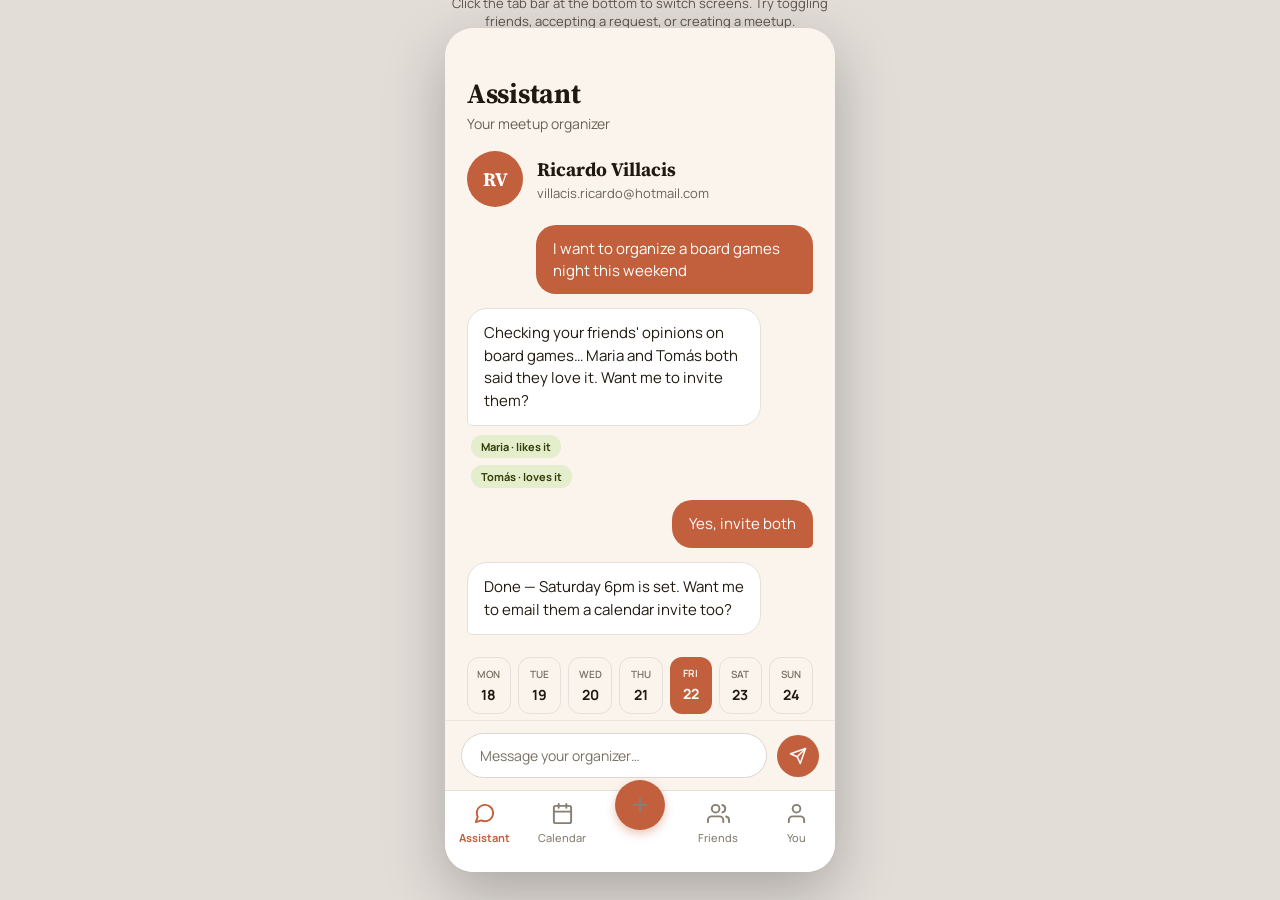
<file: design/prototype.html>
<!doctype html>
<html>
<head>
<meta charset="utf-8">
<title>Friends Planner — Prototype</title>
<link rel="stylesheet" href="https://fonts.googleapis.com/css2?family=Source+Serif+4:wght@600;700&family=Manrope:wght@400;500;600;700&display=swap">
<style>
  * { box-sizing: border-box; }
  html, body {
    margin: 0;
    height: 100%;
    background: oklch(0.9 0.01 75);
    display: flex;
    align-items: center;
    justify-content: center;
    font-family: 'Manrope', sans-serif;
  }
  .phone {
    width: 390px;
    height: 844px;
    background: oklch(0.97 0.012 75);
    color: oklch(0.22 0.02 75);
    display: flex;
    flex-direction: column;
    overflow: hidden;
    position: relative;
    border-radius: 28px;
    box-shadow: 0 20px 60px rgba(0,0,0,0.25);
  }
  .top-space { height: 50px; flex-shrink: 0; }
  .header { padding: 0 22px 18px 22px; flex-shrink: 0; }
  .title { font-family: 'Source Serif 4', serif; font-weight: 700; font-size: 28px; line-height: 1.1; letter-spacing: -0.01em; }
  .subtitle { font-size: 14px; color: oklch(0.5 0.02 75); margin-top: 5px; }
  .screen { display: none; }
  .screen.active { display: block; }
  .content { flex: 1; overflow-y: auto; }
  .section-label { font-size: 12px; font-weight: 700; letter-spacing: 0.06em; color: oklch(0.5 0.02 75); text-transform: uppercase; }
  .card { background: white; border: 1px solid oklch(0.91 0.01 75); border-radius: 14px; padding: 13px 16px; }
  .row { display: flex; align-items: center; gap: 12px; cursor: pointer; }
  .badge { font-size: 11px; font-weight: 700; padding: 4px 10px; border-radius: 100px; }
  .badge.pos { background: oklch(0.93 0.045 120); color: oklch(0.34 0.075 120); }
  .badge.neg { background: oklch(0.93 0.025 40); color: oklch(0.45 0.07 40); }
  .avatar { border-radius: 50%; display: flex; align-items: center; justify-content: center; font-weight: 700; flex-shrink: 0; }
  .btn-primary { cursor: pointer; background: oklch(0.6 0.135 40); color: white; text-align: center; padding: 15px; border-radius: 14px; font-weight: 700; font-size: 15px; }
  .btn-primary:hover { background: oklch(0.55 0.135 40); }
  .confirm { background: oklch(0.93 0.045 120); color: oklch(0.3 0.075 120); text-align: center; padding: 15px; border-radius: 14px; font-weight: 700; font-size: 15px; display: flex; align-items: center; justify-content: center; gap: 8px; }
  .check-circle { width: 24px; height: 24px; border-radius: 50%; border: 2px solid oklch(0.6 0.135 40); display: flex; align-items: center; justify-content: center; flex-shrink: 0; transition: background 0.15s; }
  .check-circle.selected { background: oklch(0.6 0.135 40); }
  .check-circle svg { display: none; }
  .check-circle.selected svg { display: block; }
  .tabbar { flex-shrink: 0; height: 82px; border-top: 1px solid oklch(0.91 0.01 75); background: white; display: flex; align-items: flex-start; justify-content: space-around; padding-top: 11px; }
  .tab { cursor: pointer; display: flex; flex-direction: column; align-items: center; gap: 5px; width: 52px; }
  .tab span { font-size: 11px; font-weight: 500; color: oklch(0.6 0.02 75); }
  .tab.active span { font-weight: 700; color: oklch(0.6 0.135 40); }
  .tab svg { stroke: oklch(0.6 0.02 75); }
  .tab.active svg { stroke: oklch(0.6 0.135 40); }
  .fab { width: 50px; height: 50px; border-radius: 50%; background: oklch(0.6 0.135 40); display: flex; align-items: center; justify-content: center; box-shadow: 0 4px 10px oklch(0.6 0.135 40 / 35%); }
  .tab.fab-tab { margin-top: -22px; }
  .hint {
    position: absolute; top: -34px; left: 0; width: 100%; text-align: center;
    font-size: 13px; color: oklch(0.45 0.02 75); font-family: 'Manrope', sans-serif;
  }
</style>
</head>
<body>

<div style="position:relative;">
  <div class="hint">Click the tab bar at the bottom to switch screens. Try toggling friends, accepting a request, or creating a meetup.</div>
  <div class="phone">

    <div class="top-space"></div>

    <!-- HEADERS -->
    <div class="header screen active" id="header-assistant">
      <div class="title">Assistant</div>
      <div class="subtitle">Your meetup organizer</div>
    </div>
    <div class="header screen" id="header-calendar">
      <div class="title">Calendar</div>
      <div class="subtitle">Your upcoming meetups</div>
    </div>
    <div class="header screen" id="header-create">
      <div class="title">New meetup</div>
      <div class="subtitle">Plan something with your friends</div>
    </div>
    <div class="header screen" id="header-friends">
      <div class="title">Friends</div>
      <div class="subtitle">Manage your circle</div>
    </div>
    <div class="header screen" id="header-profile" style="display:flex;align-items:center;gap:14px;">
      <div class="avatar" style="width:56px;height:56px;background:oklch(0.6 0.135 40);color:white;font-family:'Source Serif 4',serif;font-size:19px;">RV</div>
      <div>
        <div style="font-family:'Source Serif 4',serif;font-weight:700;font-size:19px;">Ricardo Villacis</div>
        <div style="font-size:13px;color:oklch(0.5 0.02 75);margin-top:2px;">villacis.ricardo@hotmail.com</div>
      </div>
    </div>

    <!-- CONTENT -->
    <div class="content">

      <div class="screen active" id="content-assistant" style="padding:0 22px 20px 22px;display:flex;flex-direction:column;gap:14px;">
        <div style="align-self:flex-end;max-width:80%;background:oklch(0.6 0.135 40);color:white;padding:13px 17px;border-radius:20px 20px 5px 20px;font-size:15px;line-height:1.45;">
          I want to organize a board games night this weekend
        </div>
        <div style="align-self:flex-start;max-width:85%;display:flex;flex-direction:column;gap:8px;">
          <div class="card" style="border-radius:20px 20px 20px 5px;font-size:15px;line-height:1.5;">
            Checking your friends' opinions on board games&hellip; Maria and Tomás both said they love it. Want me to invite them?
          </div>
          <div style="padding-left:4px;"><span class="badge pos">Maria &middot; likes it</span></div>
          <div style="padding-left:4px;"><span class="badge pos">Tomás &middot; loves it</span></div>
        </div>
        <div style="align-self:flex-end;max-width:80%;background:oklch(0.6 0.135 40);color:white;padding:13px 17px;border-radius:20px 20px 5px 20px;font-size:15px;line-height:1.45;">
          Yes, invite both
        </div>
        <div class="card" style="align-self:flex-start;max-width:85%;border-radius:20px 20px 20px 5px;font-size:15px;line-height:1.5;">
          Done &mdash; Saturday 6pm is set. Want me to email them a calendar invite too?
        </div>
      </div>

      <div class="screen" id="content-calendar" style="padding:2px 22px 24px 22px;display:flex;flex-direction:column;gap:20px;">
        <div style="display:flex;gap:7px;">
          <div style="flex:1;display:flex;flex-direction:column;align-items:center;gap:4px;padding:9px 0;border-radius:12px;border:1px solid oklch(0.91 0.01 75);"><span style="font-size:10px;color:oklch(0.55 0.02 75);font-weight:600;">MON</span><span style="font-size:14px;font-weight:700;">18</span></div>
          <div style="flex:1;display:flex;flex-direction:column;align-items:center;gap:4px;padding:9px 0;border-radius:12px;border:1px solid oklch(0.91 0.01 75);"><span style="font-size:10px;color:oklch(0.55 0.02 75);font-weight:600;">TUE</span><span style="font-size:14px;font-weight:700;">19</span></div>
          <div style="flex:1;display:flex;flex-direction:column;align-items:center;gap:4px;padding:9px 0;border-radius:12px;border:1px solid oklch(0.91 0.01 75);"><span style="font-size:10px;color:oklch(0.55 0.02 75);font-weight:600;">WED</span><span style="font-size:14px;font-weight:700;">20</span></div>
          <div style="flex:1;display:flex;flex-direction:column;align-items:center;gap:4px;padding:9px 0;border-radius:12px;border:1px solid oklch(0.91 0.01 75);"><span style="font-size:10px;color:oklch(0.55 0.02 75);font-weight:600;">THU</span><span style="font-size:14px;font-weight:700;">21</span></div>
          <div style="flex:1;display:flex;flex-direction:column;align-items:center;gap:4px;padding:9px 0;border-radius:12px;background:oklch(0.6 0.135 40);"><span style="font-size:10px;color:white;font-weight:600;">FRI</span><span style="font-size:14px;font-weight:700;color:white;">22</span></div>
          <div style="flex:1;display:flex;flex-direction:column;align-items:center;gap:4px;padding:9px 0;border-radius:12px;border:1px solid oklch(0.91 0.01 75);"><span style="font-size:10px;color:oklch(0.55 0.02 75);font-weight:600;">SAT</span><span style="font-size:14px;font-weight:700;">23</span></div>
          <div style="flex:1;display:flex;flex-direction:column;align-items:center;gap:4px;padding:9px 0;border-radius:12px;border:1px solid oklch(0.91 0.01 75);"><span style="font-size:10px;color:oklch(0.55 0.02 75);font-weight:600;">SUN</span><span style="font-size:14px;font-weight:700;">24</span></div>
        </div>
        <div>
          <div class="section-label">Upcoming</div>
          <div style="margin-top:10px;">
            <div class="card" style="border-radius:16px;">
              <div style="display:flex;justify-content:space-between;align-items:flex-start;">
                <div>
                  <div style="font-weight:700;font-size:16px;">Movie Lovers</div>
                  <div style="font-size:13px;color:oklch(0.5 0.02 75);margin-top:3px;">Friday, Aug 22 &middot; 1:30 PM</div>
                </div>
                <span class="badge pos" style="flex-shrink:0;">Confirmed</span>
              </div>
              <div style="display:flex;margin-top:14px;">
                <div class="avatar" style="width:30px;height:30px;background:oklch(0.6 0.135 40);border:2px solid white;color:white;font-size:12px;">R</div>
                <div class="avatar" style="width:30px;height:30px;background:oklch(0.62 0.135 120);border:2px solid white;color:white;font-size:12px;margin-left:-8px;">F</div>
              </div>
            </div>
          </div>
        </div>
      </div>

      <div class="screen" id="content-create" style="padding:2px 22px 24px 22px;display:flex;flex-direction:column;gap:22px;">
        <div>
          <div class="section-label">Activity</div>
          <div class="card" style="margin-top:10px;border-radius:14px;display:flex;align-items:center;justify-content:space-between;">
            <span style="font-weight:600;font-size:15px;">Board Games Night</span>
            <span style="font-size:13px;color:oklch(0.6 0.135 40);font-weight:700;">Change</span>
          </div>
        </div>
        <div>
          <div class="section-label">Friends interested</div>
          <div style="display:flex;flex-direction:column;gap:10px;margin-top:10px;">
            <div class="card row" style="border-radius:14px;" onclick="toggleFriend('maria')">
              <div class="avatar" style="width:40px;height:40px;background:oklch(0.93 0.045 120);color:oklch(0.34 0.075 120);font-size:14px;">M</div>
              <div style="flex:1;">
                <div style="font-weight:600;font-size:14px;">Maria Lopez</div>
                <div style="font-size:12px;color:oklch(0.5 0.02 75);margin-top:1px;">Loves board games</div>
              </div>
              <div class="check-circle selected" id="check-maria">
                <svg width="13" height="13" viewBox="0 0 24 24" fill="none" stroke="white" stroke-width="3" stroke-linecap="round" stroke-linejoin="round"><polyline points="20 6 9 17 4 12"/></svg>
              </div>
            </div>
            <div class="card row" style="border-radius:14px;" onclick="toggleFriend('tomas')">
              <div class="avatar" style="width:40px;height:40px;background:oklch(0.93 0.045 120);color:oklch(0.34 0.075 120);font-size:14px;">T</div>
              <div style="flex:1;">
                <div style="font-weight:600;font-size:14px;">Tomás Fernández</div>
                <div style="font-size:12px;color:oklch(0.5 0.02 75);margin-top:1px;">Strongly likes board games</div>
              </div>
              <div class="check-circle selected" id="check-tomas">
                <svg width="13" height="13" viewBox="0 0 24 24" fill="none" stroke="white" stroke-width="3" stroke-linecap="round" stroke-linejoin="round"><polyline points="20 6 9 17 4 12"/></svg>
              </div>
            </div>
          </div>
        </div>
        <div>
          <div class="section-label">When</div>
          <div style="display:flex;gap:10px;margin-top:10px;">
            <div class="card" style="flex:1;border-radius:14px;font-size:14px;font-weight:600;">Fri, Aug 22</div>
            <div class="card" style="flex:1;border-radius:14px;font-size:14px;font-weight:600;">6:00 PM</div>
          </div>
        </div>
        <div class="btn-primary" id="create-btn" onclick="createMeetup()">Create meetup</div>
        <div class="confirm" id="create-confirm" style="display:none;">
          <svg width="16" height="16" viewBox="0 0 24 24" fill="none" stroke="oklch(0.3 0.075 120)" stroke-width="3" stroke-linecap="round" stroke-linejoin="round"><polyline points="20 6 9 17 4 12"/></svg>
          Meetup created
        </div>
      </div>

      <div class="screen" id="content-friends" style="padding:2px 22px 24px 22px;display:flex;flex-direction:column;gap:22px;">
        <div class="card" style="border-radius:24px;padding:11px 18px;display:flex;align-items:center;gap:10px;">
          <svg width="16" height="16" viewBox="0 0 24 24" fill="none" stroke="oklch(0.55 0.02 75)" stroke-width="2" stroke-linecap="round" stroke-linejoin="round"><circle cx="11" cy="11" r="8"/><line x1="21" y1="21" x2="16.65" y2="16.65"/></svg>
          <span style="font-size:14px;color:oklch(0.55 0.02 75);">Search by name or email</span>
        </div>

        <div id="request-pending">
          <div class="section-label">Requests</div>
          <div class="card row" style="margin-top:10px;border-radius:14px;">
            <div class="avatar" style="width:40px;height:40px;background:oklch(0.93 0.02 40);color:oklch(0.5 0.1 40);font-size:14px;">S</div>
            <div style="flex:1;">
              <div style="font-weight:600;font-size:14px;">Sofia Ramirez</div>
              <div style="font-size:12px;color:oklch(0.5 0.02 75);margin-top:1px;">wants to be friends</div>
            </div>
            <div style="cursor:pointer;background:oklch(0.6 0.135 40);color:white;font-size:13px;font-weight:700;padding:8px 15px;border-radius:100px;flex-shrink:0;" onclick="acceptRequest(event)">Accept</div>
          </div>
        </div>
        <div id="request-accepted" style="display:none;background:oklch(0.93 0.045 120);border-radius:14px;padding:14px;font-size:13px;color:oklch(0.3 0.075 120);font-weight:600;">
          You and Sofia are now friends
        </div>

        <div>
          <div class="section-label">Your friends &middot; 2</div>
          <div style="display:flex;flex-direction:column;gap:10px;margin-top:10px;">
            <div class="card row" style="border-radius:14px;cursor:default;">
              <div class="avatar" style="width:40px;height:40px;background:oklch(0.93 0.045 120);color:oklch(0.34 0.075 120);font-size:14px;">M</div>
              <div><div style="font-weight:600;font-size:14px;">Maria Lopez</div><div style="font-size:12px;color:oklch(0.5 0.02 75);margin-top:1px;">Interested in 3 activities</div></div>
            </div>
            <div class="card row" style="border-radius:14px;cursor:default;">
              <div class="avatar" style="width:40px;height:40px;background:oklch(0.93 0.045 120);color:oklch(0.34 0.075 120);font-size:14px;">T</div>
              <div><div style="font-weight:600;font-size:14px;">Tomás Fernández</div><div style="font-size:12px;color:oklch(0.5 0.02 75);margin-top:1px;">Interested in 2 activities</div></div>
            </div>
          </div>
        </div>
      </div>

      <div class="screen" id="content-profile" style="padding:2px 22px 24px 22px;display:flex;flex-direction:column;gap:22px;">
        <div>
          <div class="section-label">Your opinions</div>
          <div style="display:flex;flex-direction:column;gap:10px;margin-top:10px;">
            <div class="card" style="border-radius:14px;display:flex;align-items:center;justify-content:space-between;">
              <span style="font-weight:600;font-size:14px;">Watching Movies</span>
              <span class="badge pos">Like</span>
            </div>
            <div class="card" style="border-radius:14px;display:flex;align-items:center;justify-content:space-between;">
              <span style="font-weight:600;font-size:14px;">Reading Books</span>
              <span class="badge neg">Strongly dislike</span>
            </div>
          </div>
        </div>
        <div>
          <div class="section-label">Activities</div>
          <div class="card" style="margin-top:10px;border-radius:14px;display:flex;align-items:center;gap:10px;">
            <svg width="16" height="16" viewBox="0 0 24 24" fill="none" stroke="oklch(0.55 0.02 75)" stroke-width="2" stroke-linecap="round" stroke-linejoin="round"><circle cx="11" cy="11" r="8"/><line x1="21" y1="21" x2="16.65" y2="16.65"/></svg>
            <span style="font-size:14px;color:oklch(0.55 0.02 75);">Search or create an activity</span>
          </div>
        </div>
        <div style="border-top:1px solid oklch(0.91 0.01 75);padding-top:16px;">
          <div style="font-size:14px;font-weight:700;color:oklch(0.6 0.135 40);">Sign out</div>
        </div>
      </div>

    </div>

    <!-- INPUT BAR (assistant only) -->
    <div class="screen active" id="inputbar-assistant" style="flex-shrink:0;padding:12px 16px;display:flex;gap:10px;align-items:center;border-top:1px solid oklch(0.93 0.01 75);background:oklch(0.97 0.012 75);">
      <div style="flex:1;background:white;border:1px solid oklch(0.88 0.01 75);border-radius:24px;padding:12px 18px;font-size:14px;color:oklch(0.55 0.02 75);">Message your organizer&hellip;</div>
      <div style="width:42px;height:42px;border-radius:50%;background:oklch(0.6 0.135 40);display:flex;align-items:center;justify-content:center;flex-shrink:0;">
        <svg width="18" height="18" viewBox="0 0 24 24" fill="none" stroke="white" stroke-width="2" stroke-linecap="round" stroke-linejoin="round"><line x1="22" y1="2" x2="11" y2="13"/><polygon points="22 2 15 22 11 13 2 9 22 2"/></svg>
      </div>
    </div>

    <!-- TAB BAR -->
    <div class="tabbar">
      <div class="tab active" id="tab-assistant" onclick="showTab('assistant')">
        <svg width="23" height="23" viewBox="0 0 24 24" fill="none" stroke-width="2" stroke-linecap="round" stroke-linejoin="round"><path d="M21 11.5a8.38 8.38 0 0 1-.9 3.8 8.5 8.5 0 0 1-7.6 4.7 8.38 8.38 0 0 1-3.8-.9L3 21l1.9-5.7a8.38 8.38 0 0 1-.9-3.8 8.5 8.5 0 0 1 4.7-7.6 8.38 8.38 0 0 1 3.8-.9h.5a8.48 8.48 0 0 1 8 8v.5z"/></svg>
        <span>Assistant</span>
      </div>
      <div class="tab" id="tab-calendar" onclick="showTab('calendar')">
        <svg width="23" height="23" viewBox="0 0 24 24" fill="none" stroke-width="2" stroke-linecap="round" stroke-linejoin="round"><rect x="3" y="4" width="18" height="18" rx="2"/><line x1="16" y1="2" x2="16" y2="6"/><line x1="8" y1="2" x2="8" y2="6"/><line x1="3" y1="10" x2="21" y2="10"/></svg>
        <span>Calendar</span>
      </div>
      <div class="tab fab-tab" onclick="showTab('create')">
        <div class="fab">
          <svg width="22" height="22" viewBox="0 0 24 24" fill="none" stroke="white" stroke-width="2.4" stroke-linecap="round" stroke-linejoin="round"><line x1="12" y1="5" x2="12" y2="19"/><line x1="5" y1="12" x2="19" y2="12"/></svg>
        </div>
      </div>
      <div class="tab" id="tab-friends" onclick="showTab('friends')">
        <svg width="23" height="23" viewBox="0 0 24 24" fill="none" stroke-width="2" stroke-linecap="round" stroke-linejoin="round"><path d="M17 21v-2a4 4 0 0 0-4-4H5a4 4 0 0 0-4 4v2"/><circle cx="9" cy="7" r="4"/><path d="M23 21v-2a4 4 0 0 0-3-3.87"/><path d="M16 3.13a4 4 0 0 1 0 7.75"/></svg>
        <span>Friends</span>
      </div>
      <div class="tab" id="tab-profile" onclick="showTab('profile')">
        <svg width="23" height="23" viewBox="0 0 24 24" fill="none" stroke-width="2" stroke-linecap="round" stroke-linejoin="round"><path d="M20 21v-2a4 4 0 0 0-4-4H8a4 4 0 0 0-4 4v2"/><circle cx="12" cy="7" r="4"/></svg>
        <span>You</span>
      </div>
    </div>

  </div>
</div>

<script>
  const tabs = ['assistant', 'calendar', 'create', 'friends', 'profile'];

  function showTab(name) {
    tabs.forEach(t => {
      const header = document.getElementById('header-' + t);
      const content = document.getElementById('content-' + t);
      const tabEl = document.getElementById('tab-' + t);
      if (header) header.classList.toggle('active', t === name);
      if (content) content.classList.toggle('active', t === name);
      if (tabEl) tabEl.classList.toggle('active', t === name);
    });
    document.getElementById('inputbar-assistant').classList.toggle('active', name === 'assistant');
  }

  function toggleFriend(who) {
    document.getElementById('check-' + who).classList.toggle('selected');
  }

  function createMeetup() {
    document.getElementById('create-btn').style.display = 'none';
    document.getElementById('create-confirm').style.display = 'flex';
  }

  function acceptRequest(e) {
    e.stopPropagation();
    document.getElementById('request-pending').style.display = 'none';
    document.getElementById('request-accepted').style.display = 'block';
  }
</script>

</body>
</html>
</file>
